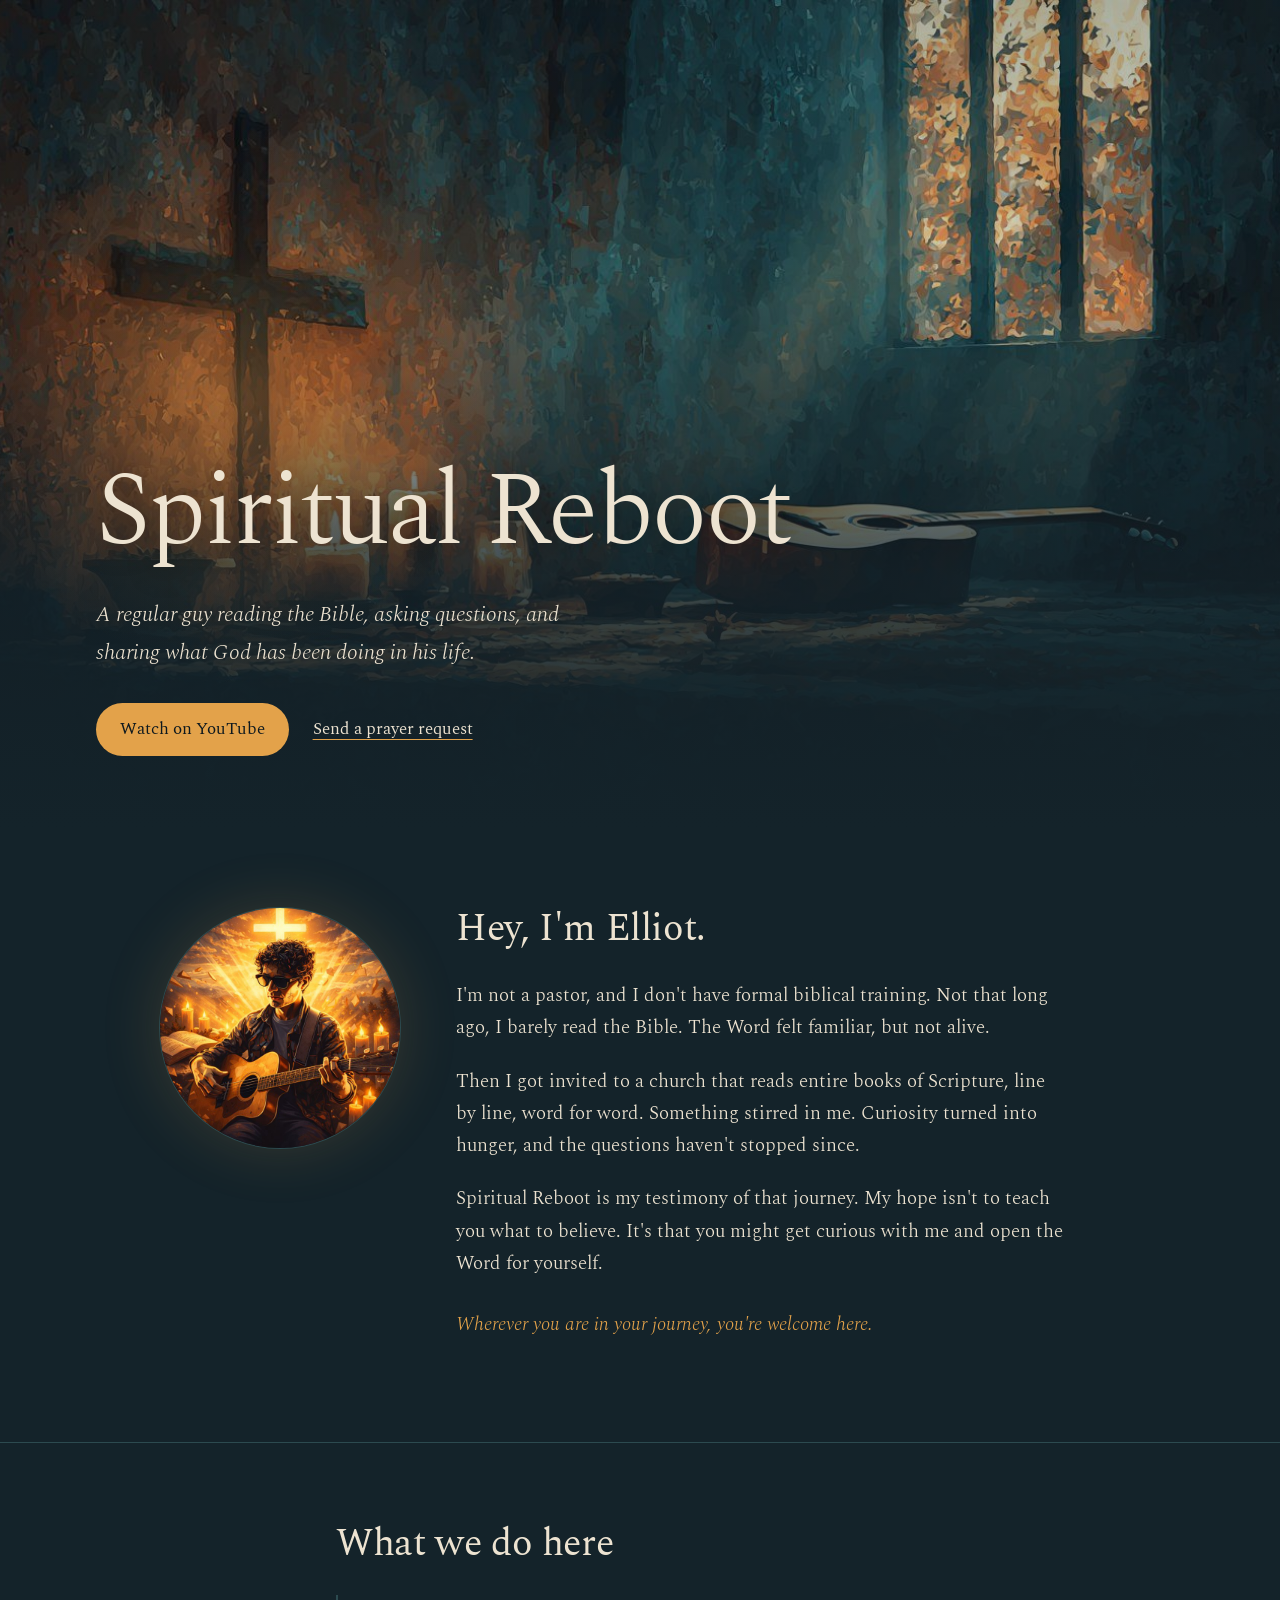
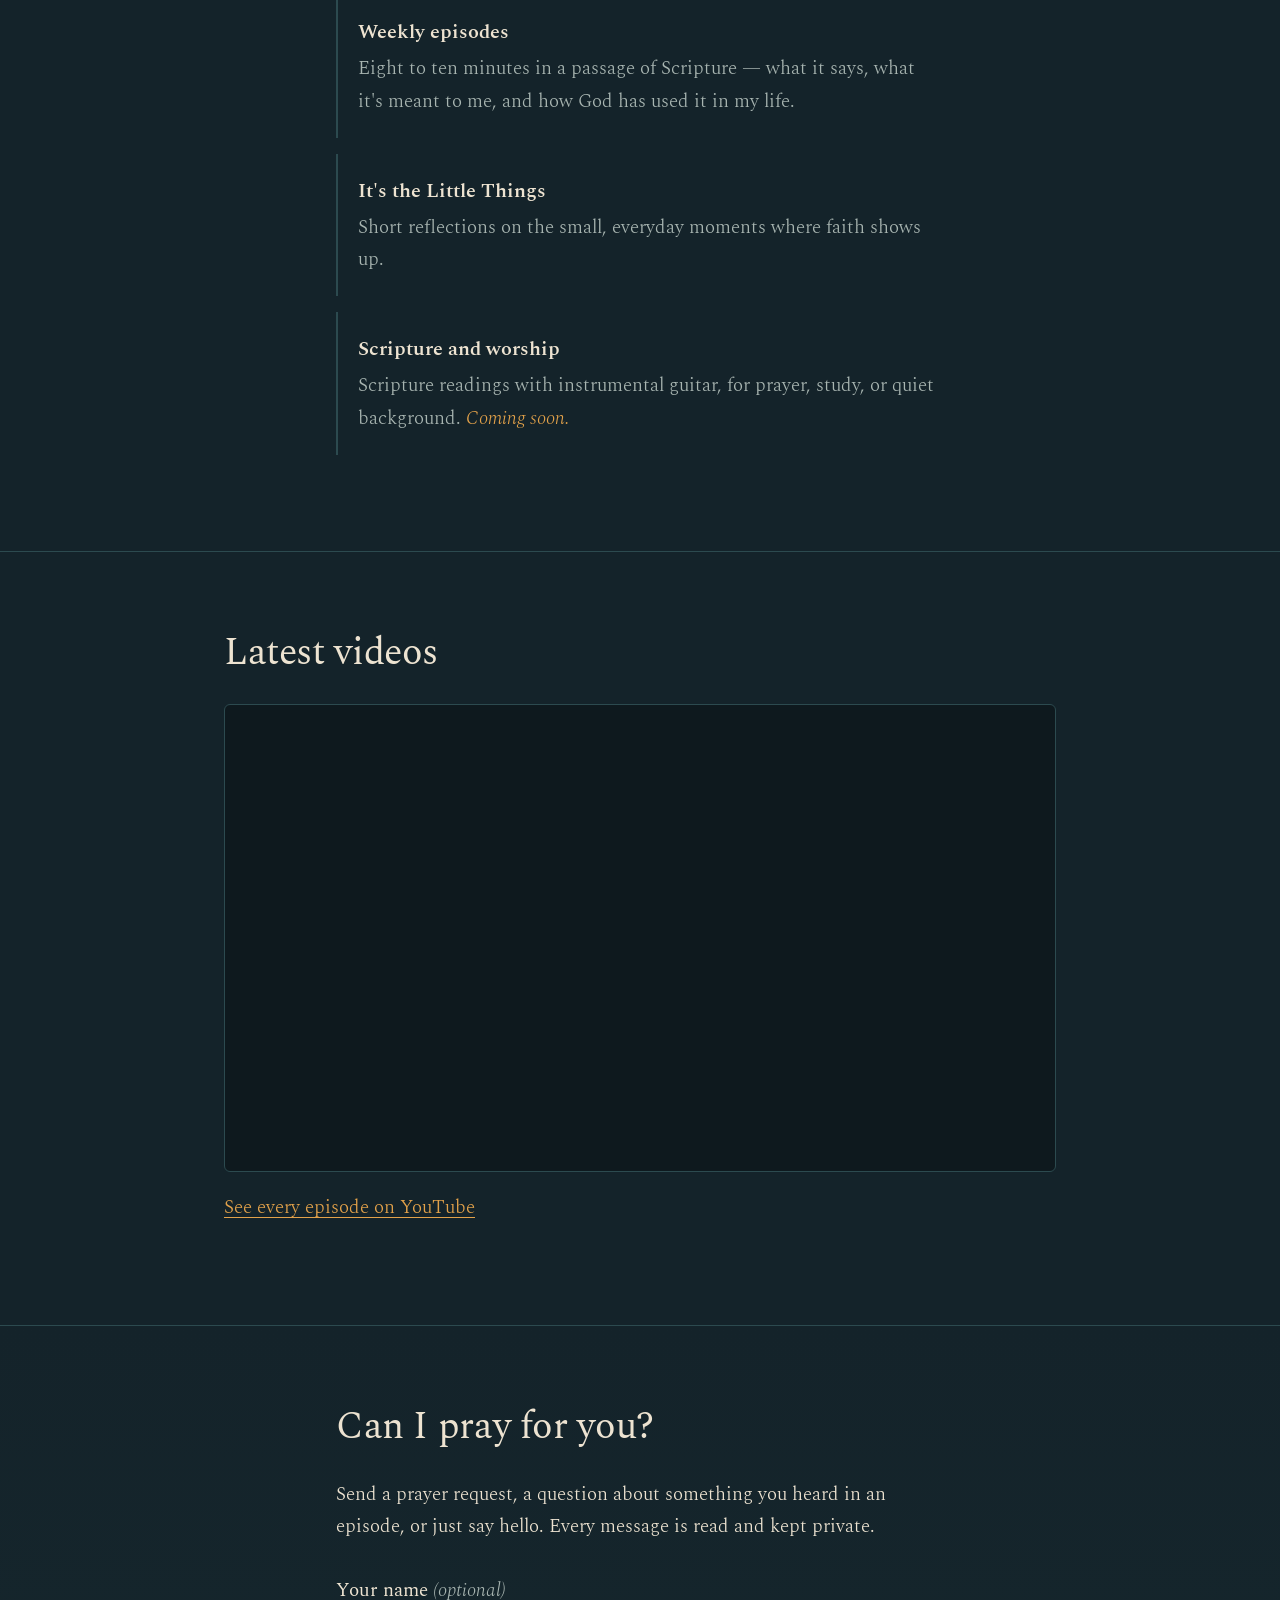
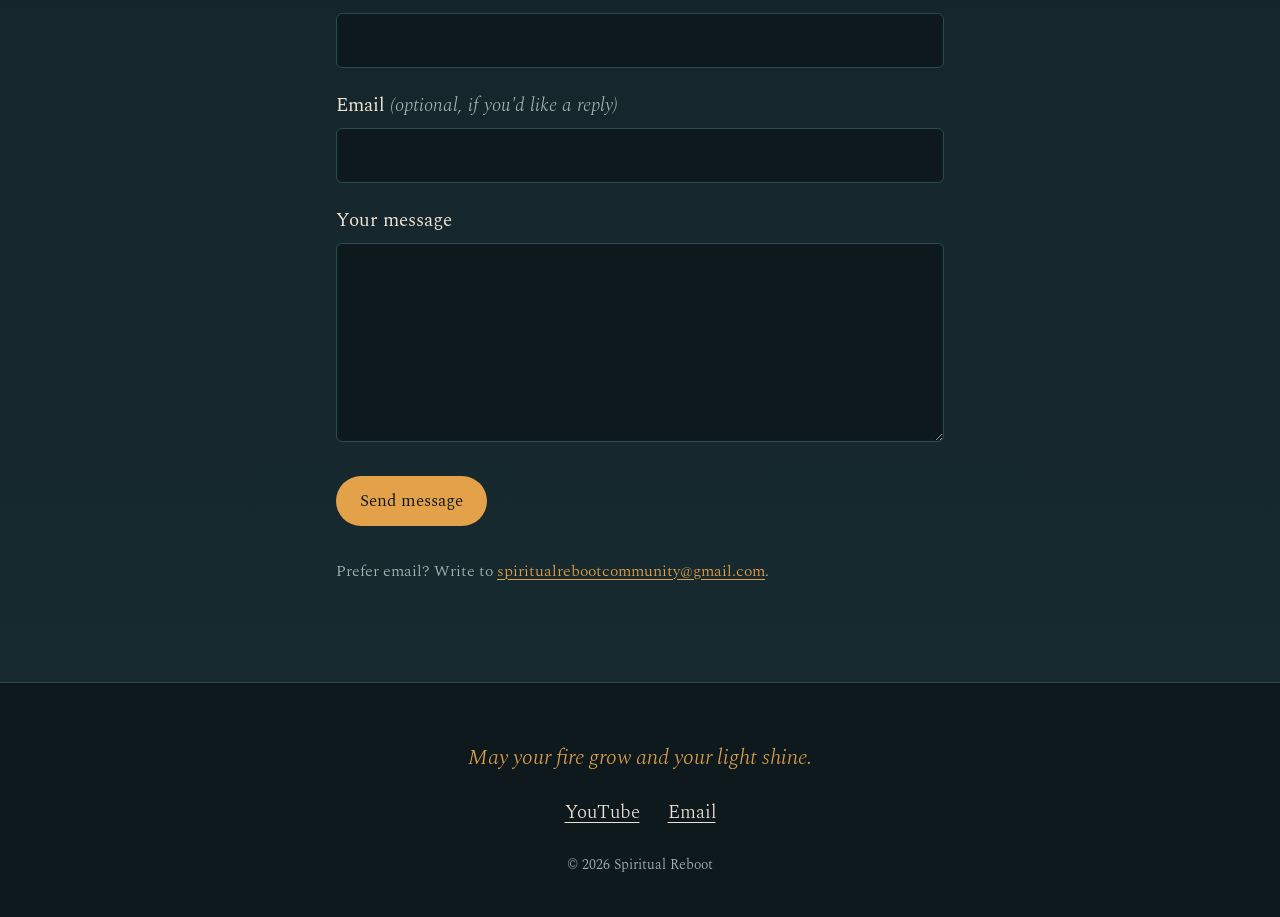
<file: index.html>
<!doctype html>
<html lang="en">
<head>
  <meta charset="utf-8">
  <meta name="viewport" content="width=device-width, initial-scale=1">
  <title>Spiritual Reboot</title>
  <meta name="description" content="Spiritual Reboot is Elliot's personal testimony of what God and the Word of God have done in his life. Scripture, questions, reflection, and worship — wherever you are in your journey.">

  <!-- Social sharing preview -->
  <meta property="og:title" content="Spiritual Reboot">
  <meta property="og:description" content="A regular guy reading the Bible, asking questions, and sharing what God has been doing in his life.">
  <meta property="og:image" content="https://spiritualrebootcommunity.com/images/banner.jpg">
  <meta property="og:url" content="https://spiritualrebootcommunity.com/">
  <meta property="og:type" content="website">
  <meta name="twitter:card" content="summary_large_image">

  <link rel="icon" href="images/profile.jpg">
  <link rel="preconnect" href="https://fonts.googleapis.com">
  <link rel="preconnect" href="https://fonts.gstatic.com" crossorigin>
  <link href="https://fonts.googleapis.com/css2?family=Spectral:ital,wght@0,300;0,400;0,600;1,300;1,400&display=swap" rel="stylesheet">
  <link rel="stylesheet" href="styles.css">
</head>
<body>

  <header class="hero">
    <div class="hero-glow" aria-hidden="true"></div>
    <div class="hero-inner">
      <h1>Spiritual Reboot</h1>
      <p class="hero-lede">A regular guy reading the Bible, asking questions, and sharing what God has been doing in his life.</p>
      <div class="hero-actions">
        <a class="btn btn-primary" href="https://www.youtube.com/@SpiritualReboot?sub_confirmation=1" target="_blank" rel="noopener">Watch on YouTube</a>
        <a class="btn btn-quiet" href="#pray">Send a prayer request</a>
      </div>
    </div>
  </header>

  <main>

    <section class="about" aria-labelledby="about-heading">
      <div class="about-grid">
        <img class="portrait" src="images/profile.jpg" alt="Illustrated portrait of Elliot playing acoustic guitar beneath a glowing cross" width="320" height="320" loading="lazy">
        <div class="prose">
          <h2 id="about-heading">Hey, I'm Elliot.</h2>
          <p>I'm not a pastor, and I don't have formal biblical training. Not that long ago, I barely read the Bible. The Word felt familiar, but not alive.</p>
          <p>Then I got invited to a church that reads entire books of Scripture, line by line, word for word. Something stirred in me. Curiosity turned into hunger, and the questions haven't stopped since.</p>
          <p>Spiritual Reboot is my testimony of that journey. My hope isn't to teach you what to believe. It's that you might get curious with me and open the Word for yourself.</p>
          <p class="welcome">Wherever you are in your journey, you're welcome here.</p>
        </div>
      </div>
    </section>

    <section class="offerings" aria-labelledby="offerings-heading">
      <div class="prose">
        <h2 id="offerings-heading">What we do here</h2>
        <dl class="offering-list">
          <div class="offering">
            <dt>Weekly episodes</dt>
            <dd>Eight to ten minutes in a passage of Scripture — what it says, what it's meant to me, and how God has used it in my life.</dd>
          </div>
          <div class="offering">
            <dt>It's the Little Things</dt>
            <dd>Short reflections on the small, everyday moments where faith shows up.</dd>
          </div>
          <div class="offering">
            <dt>Scripture and worship</dt>
            <dd>Scripture readings with instrumental guitar, for prayer, study, or quiet background. <span class="soon">Coming soon.</span></dd>
          </div>
        </dl>
      </div>
    </section>

    <section class="latest" aria-labelledby="latest-heading">
      <div class="latest-inner">
        <h2 id="latest-heading">Latest videos</h2>
        <div class="video-frame">
          <!-- Uploads playlist for the channel: updates automatically whenever a new video is posted -->
          <iframe
            src="https://www.youtube-nocookie.com/embed/videoseries?list=UU2JNgLVsMoVbv0pd_9c-H9w"
            title="Latest Spiritual Reboot videos"
            loading="lazy"
            allow="accelerometer; clipboard-write; encrypted-media; gyroscope; picture-in-picture"
            allowfullscreen></iframe>
        </div>
        <p class="latest-more"><a href="https://www.youtube.com/@SpiritualReboot/videos" target="_blank" rel="noopener">See every episode on YouTube</a></p>
      </div>
    </section>

    <section class="pray" id="pray" aria-labelledby="pray-heading">
      <div class="prose">
        <h2 id="pray-heading">Can I pray for you?</h2>
        <p>Send a prayer request, a question about something you heard in an episode, or just say hello. Every message is read and kept private.</p>

        <form name="prayer-request" method="POST" action="/thanks.html" data-netlify="true" netlify-honeypot="bot-field" class="form">
          <input type="hidden" name="form-name" value="prayer-request">
          <p class="hidden-field">
            <label>Leave this empty: <input name="bot-field"></label>
          </p>

          <div class="field">
            <label for="name">Your name <span class="optional">(optional)</span></label>
            <input id="name" name="name" type="text" autocomplete="name">
          </div>

          <div class="field">
            <label for="email">Email <span class="optional">(optional, if you'd like a reply)</span></label>
            <input id="email" name="email" type="email" autocomplete="email">
          </div>

          <div class="field">
            <label for="message">Your message</label>
            <textarea id="message" name="message" rows="6" required></textarea>
          </div>

          <button type="submit" class="btn btn-primary">Send message</button>
        </form>

        <p class="alt-contact">Prefer email? Write to <a href="mailto:spiritualrebootcommunity@gmail.com">spiritualrebootcommunity@gmail.com</a>.</p>
      </div>
    </section>

  </main>

  <footer class="footer">
    <p class="blessing">May your fire grow and your light shine.</p>
    <nav class="footer-links" aria-label="Elsewhere">
      <a href="https://www.youtube.com/@SpiritualReboot" target="_blank" rel="noopener">YouTube</a>
      <a href="mailto:spiritualrebootcommunity@gmail.com">Email</a>
    </nav>
    <p class="copyright">&copy; <span id="year">2026</span> Spiritual Reboot</p>
  </footer>

  <script>
    document.getElementById('year').textContent = new Date().getFullYear();
  </script>
</body>
</html>
</file>
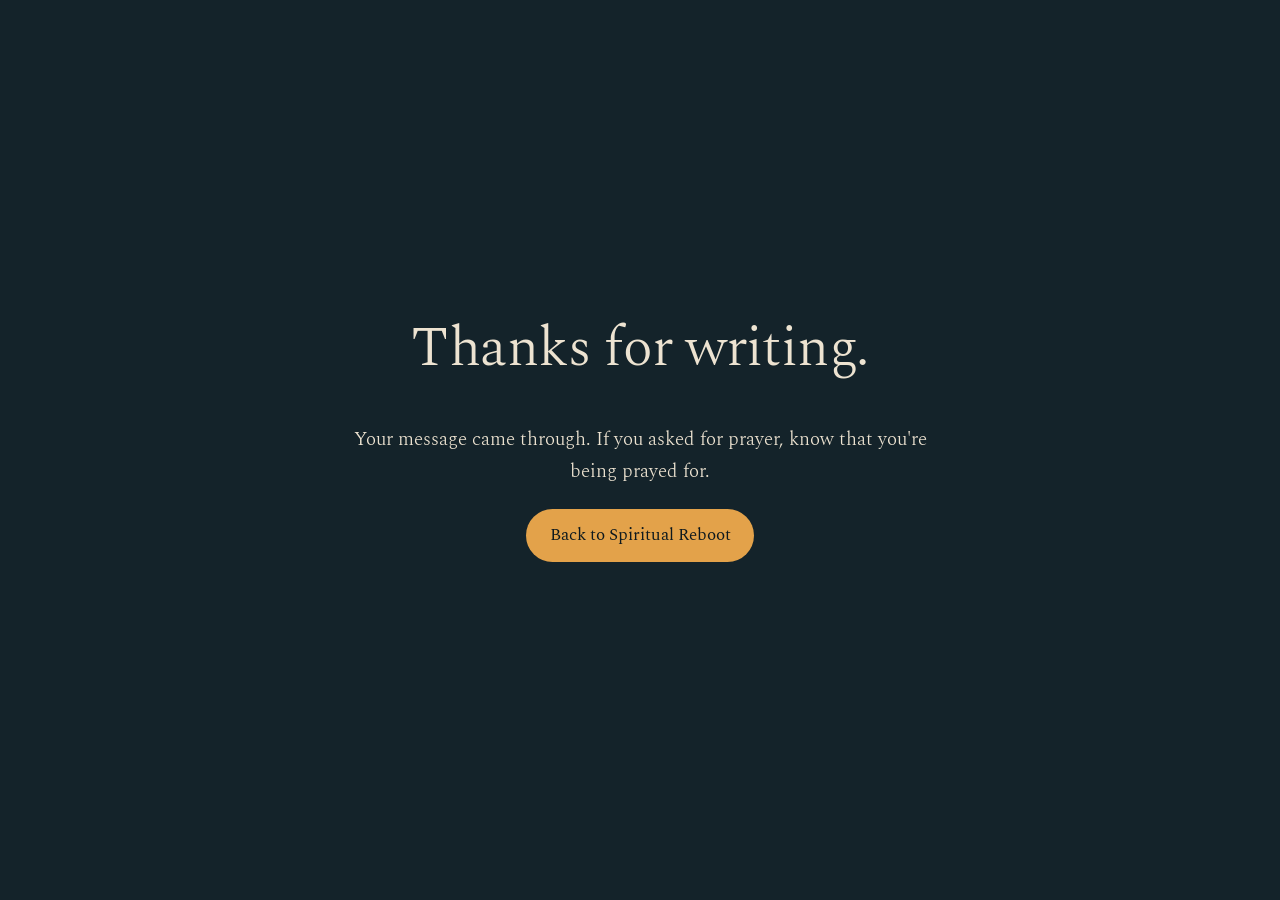
<file: thanks.html>
<!doctype html>
<html lang="en">
<head>
  <meta charset="utf-8">
  <meta name="viewport" content="width=device-width, initial-scale=1">
  <title>Message received · Spiritual Reboot</title>
  <meta name="robots" content="noindex">
  <link rel="icon" href="images/profile.jpg">
  <link rel="preconnect" href="https://fonts.googleapis.com">
  <link rel="preconnect" href="https://fonts.gstatic.com" crossorigin>
  <link href="https://fonts.googleapis.com/css2?family=Spectral:ital,wght@0,300;0,400;0,600;1,300;1,400&display=swap" rel="stylesheet">
  <link rel="stylesheet" href="styles.css">
</head>
<body>
  <main class="thanks">
    <div class="prose">
      <h1>Thanks for writing.</h1>
      <p>Your message came through. If you asked for prayer, know that you're being prayed for.</p>
      <p><a class="btn btn-primary" href="/">Back to Spiritual Reboot</a></p>
    </div>
  </main>
</body>
</html>
</file>
<file: styles.css>
/* Spiritual Reboot — palette pulled from the channel banner:
   stone-dark teal walls, candle amber, parchment light. */
:root {
  --stone: #14232a;        /* page background, the dark of the chapel wall */
  --stone-deep: #0e191e;   /* footer, form fields */
  --wall: #2c4a4f;         /* rules, borders, teal from the banner */
  --parchment: #ede3d1;    /* primary text */
  --mist: #a8b5b1;         /* secondary text */
  --candle: #e3a24a;       /* primary accent, candle flame */
  --ember: #b8612a;        /* hover / deep accent */

  --measure: 38rem;
  --serif: "Spectral", Georgia, "Times New Roman", serif;
}

*, *::before, *::after { box-sizing: border-box; }

html { scroll-behavior: smooth; }
@media (prefers-reduced-motion: reduce) {
  html { scroll-behavior: auto; }
}

body {
  margin: 0;
  background: var(--stone);
  color: var(--parchment);
  font-family: var(--serif);
  font-weight: 300;
  font-size: 1.1875rem;   /* 19px */
  line-height: 1.7;
  -webkit-font-smoothing: antialiased;
}

img { max-width: 100%; display: block; }

a {
  color: var(--candle);
  text-decoration-thickness: 1px;
  text-underline-offset: 0.2em;
}
a:hover { color: var(--parchment); }

:focus-visible {
  outline: 2px solid var(--candle);
  outline-offset: 3px;
  border-radius: 2px;
}

h1, h2 {
  font-weight: 400;
  line-height: 1.15;
  margin: 0 0 0.75em;
  letter-spacing: -0.01em;
}
h2 { font-size: clamp(1.75rem, 1.4rem + 1.4vw, 2.375rem); }

p { margin: 0 0 1.1em; }

.prose {
  max-width: var(--measure);
}

/* ---------- Hero: the banner is the memorable thing ---------- */
.hero {
  position: relative;
  min-height: 92vh;
  min-height: 92svh;
  display: flex;
  align-items: flex-end;
  padding: 0 1rem 4.5rem;
  background-color: var(--stone);
  background-image:
    linear-gradient(to top, var(--stone) 0%, rgba(20, 35, 42, 0.82) 30%, rgba(20, 35, 42, 0.15) 65%, rgba(20, 35, 42, 0.35) 100%),
    url("images/banner.jpg");
  background-size: cover;
  background-position: 30% center;
  overflow: hidden;
}

/* A soft candle glow that breathes once in a while over the candles in the banner */
.hero-glow {
  position: absolute;
  left: 18%;
  top: 48%;
  width: 46vmax;
  height: 46vmax;
  transform: translate(-50%, -50%);
  background: radial-gradient(circle, rgba(227, 162, 74, 0.28) 0%, rgba(227, 162, 74, 0.08) 35%, transparent 65%);
  pointer-events: none;
  animation: candle 7s ease-in-out infinite;
}
@keyframes candle {
  0%, 100% { opacity: 0.75; }
  40%      { opacity: 1; }
  55%      { opacity: 0.85; }
  70%      { opacity: 0.95; }
}
@media (prefers-reduced-motion: reduce) {
  .hero-glow { animation: none; }
}

.hero-inner {
  position: relative;
  width: 100%;
  max-width: 68rem;
  margin: 0 auto;
}
.hero h1 {
  font-size: clamp(3rem, 1.6rem + 6.5vw, 6.5rem);
  font-weight: 300;
  letter-spacing: -0.025em;
  line-height: 1;
  margin-bottom: 0.3em;
  text-shadow: 0 2px 30px rgba(0, 0, 0, 0.45);
}
.hero-lede {
  max-width: 30rem;
  font-size: clamp(1.15rem, 1rem + 0.6vw, 1.4rem);
  font-style: italic;
  color: var(--parchment);
  margin-bottom: 2rem;
}

.hero-actions {
  display: flex;
  flex-wrap: wrap;
  gap: 0.75rem 1.5rem;
  align-items: center;
}

/* ---------- Buttons ---------- */
.btn {
  display: inline-block;
  font-family: var(--serif);
  font-size: 1.0625rem;
  font-weight: 400;
  text-decoration: none;
  cursor: pointer;
  border: 0;
}
.btn-primary {
  background: var(--candle);
  color: var(--stone-deep);
  padding: 0.7em 1.4em;
  border-radius: 999px;
  transition: background-color 0.2s ease;
}
.btn-primary:hover { background: var(--parchment); color: var(--stone-deep); }
.btn-quiet {
  color: var(--parchment);
  text-decoration: underline;
  text-decoration-color: var(--candle);
  text-underline-offset: 0.3em;
  padding: 0.7em 0;
}
.btn-quiet:hover { color: var(--candle); }

/* ---------- Sections ---------- */
main > section {
  padding: 5rem 1rem;
}
main > section > * {
  margin-left: auto;
  margin-right: auto;
}
main > section + section {
  border-top: 1px solid var(--wall);
}

/* About */
.about-grid {
  max-width: 60rem;
  display: grid;
  grid-template-columns: 15rem 1fr;
  gap: 3.5rem;
  align-items: start;
}
.portrait {
  width: 100%;
  height: auto;
  border-radius: 50%;
  box-shadow: 0 0 0 1px var(--wall), 0 0 60px rgba(227, 162, 74, 0.18);
}
.welcome {
  font-style: italic;
  color: var(--candle);
  margin-top: 1.5em;
}

/* Offerings */
.offering-list { margin: 0; }
.offering {
  padding: 1.25rem 0 1.25rem 1.25rem;
  border-left: 2px solid var(--wall);
  margin-bottom: 1rem;
}
.offering dt {
  font-weight: 600;
  font-size: 1.25rem;
  margin-bottom: 0.25rem;
}
.offering dd {
  margin: 0;
  color: var(--mist);
}
.soon {
  color: var(--candle);
  font-style: italic;
}

/* Latest videos */
.latest-inner { max-width: 52rem; }
.video-frame {
  position: relative;
  aspect-ratio: 16 / 9;
  background: var(--stone-deep);
  border: 1px solid var(--wall);
  border-radius: 6px;
  overflow: hidden;
}
.video-frame iframe {
  position: absolute;
  inset: 0;
  width: 100%;
  height: 100%;
  border: 0;
}
.latest-more { margin-top: 1.25rem; }

/* Prayer form */
.pray { background: linear-gradient(to bottom, var(--stone), #172a30); }
.form { margin-top: 2rem; }
.field { margin-bottom: 1.4rem; }
.field label {
  display: block;
  margin-bottom: 0.35rem;
  font-weight: 400;
}
.optional { color: var(--mist); font-style: italic; font-weight: 300; }
.field input,
.field textarea {
  width: 100%;
  font: inherit;
  font-size: 1.0625rem;
  color: var(--parchment);
  background: var(--stone-deep);
  border: 1px solid var(--wall);
  border-radius: 6px;
  padding: 0.7em 0.85em;
}
.field input:focus,
.field textarea:focus {
  outline: none;
  border-color: var(--candle);
  box-shadow: 0 0 0 3px rgba(227, 162, 74, 0.25);
}
.field textarea { resize: vertical; min-height: 9rem; }
.hidden-field { position: absolute; left: -9999px; }
.alt-contact { margin-top: 2rem; color: var(--mist); font-size: 1rem; }

/* Footer */
.footer {
  background: var(--stone-deep);
  border-top: 1px solid var(--wall);
  padding: 3.5rem 1rem 2.5rem;
  text-align: center;
}
.blessing {
  font-style: italic;
  font-size: 1.375rem;
  color: var(--candle);
  margin-bottom: 1.25rem;
}
.footer-links {
  display: flex;
  justify-content: center;
  gap: 1.75rem;
  margin-bottom: 1.5rem;
}
.footer-links a { color: var(--parchment); }
.footer-links a:hover { color: var(--candle); }
.copyright { color: var(--mist); font-size: 0.875rem; margin: 0; }

/* Thank-you page */
.thanks {
  min-height: 100vh;
  min-height: 100svh;
  display: grid;
  place-items: center;
  padding: 2rem 1rem;
  text-align: center;
}
.thanks .prose { margin: 0 auto; }
.thanks h1 { font-size: clamp(2.25rem, 1.6rem + 3vw, 3.5rem); font-weight: 300; }

/* ---------- Small screens ---------- */
@media (max-width: 720px) {
  body { font-size: 1.0625rem; }
  .hero { padding-bottom: 3rem; background-position: 22% center; }
  .about-grid { grid-template-columns: 1fr; gap: 2rem; }
  .portrait { max-width: 11rem; }
  main > section { padding: 3.5rem 1rem; }
}
</file>
